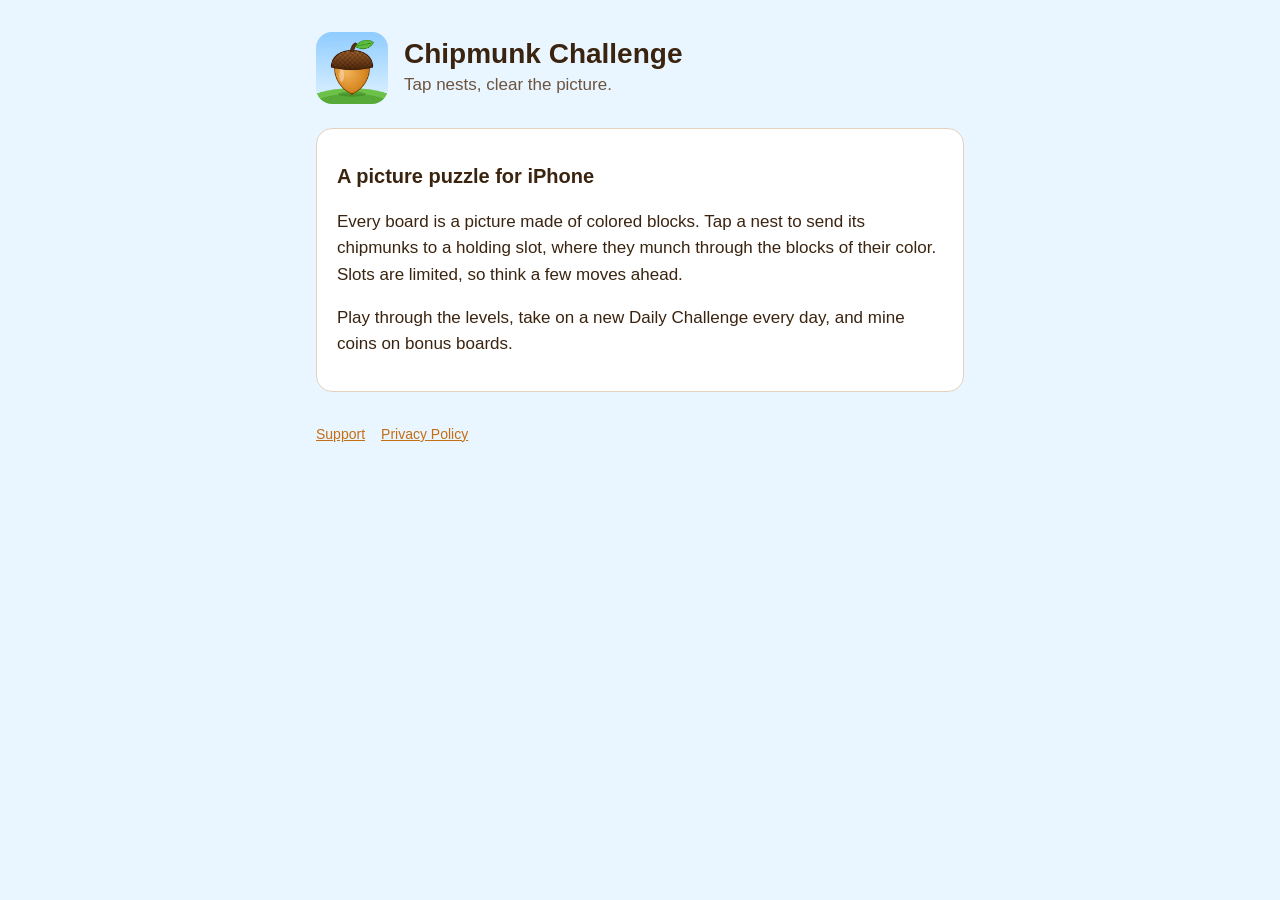
<file: index.html>
<!doctype html>
<html lang="en"><head><meta charset="utf-8"><meta name="viewport" content="width=device-width,initial-scale=1">
<title>Chipmunk Challenge</title><link rel="stylesheet" href="style.css"><link rel="icon" href="icon.png"></head>
<body><main>
<header><img src="icon.png" alt=""><div><h1>Chipmunk Challenge</h1><p>Tap nests, clear the picture.</p></div></header>
<section><h2>A picture puzzle for iPhone</h2>
<p>Every board is a picture made of colored blocks. Tap a nest to send its chipmunks to a holding slot, where they munch through the blocks of their color. Slots are limited, so think a few moves ahead.</p>
<p>Play through the levels, take on a new Daily Challenge every day, and mine coins on bonus boards.</p></section>
<footer><a href="support/">Support</a><a href="privacy/">Privacy Policy</a></footer>
</main></body></html>
</file>
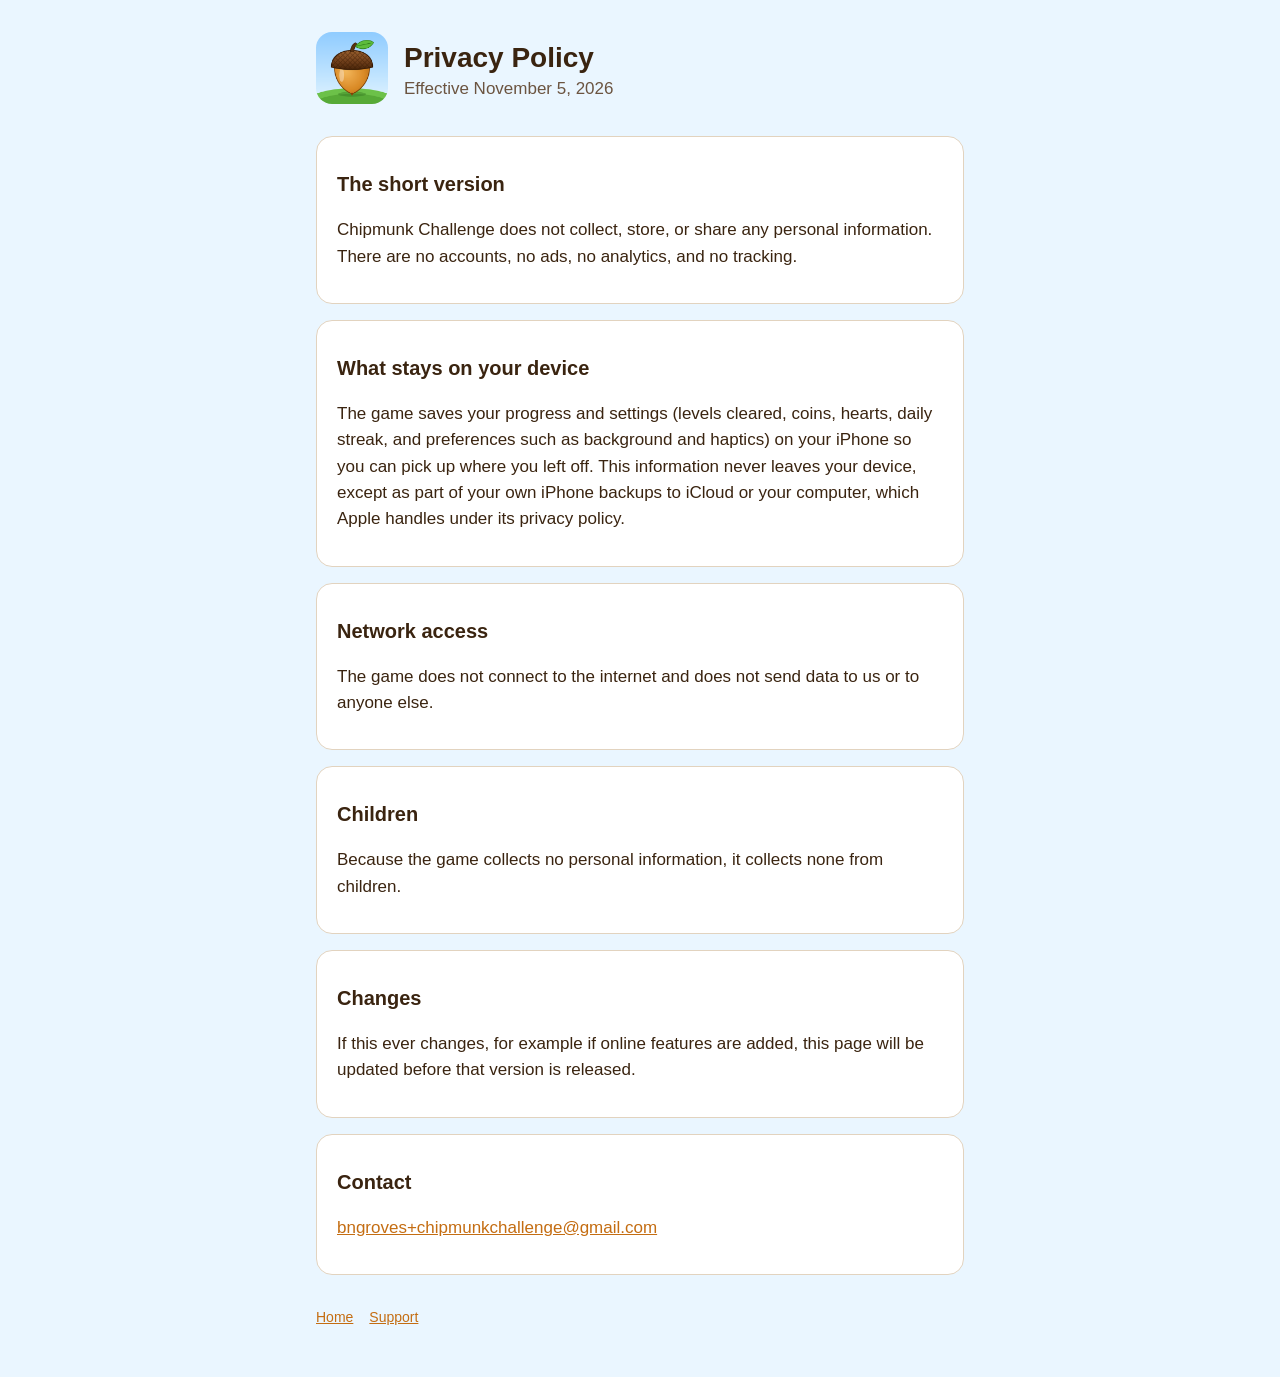
<file: privacy/index.html>
<!doctype html>
<html lang="en"><head><meta charset="utf-8"><meta name="viewport" content="width=device-width,initial-scale=1">
<title>Chipmunk Challenge Privacy</title><link rel="stylesheet" href="../style.css"><link rel="icon" href="../icon.png"></head>
<body><main>
<header><a href="../"><img src="../icon.png" alt="Chipmunk Challenge"></a><div><h1>Privacy Policy</h1><p>Effective November 5, 2026</p></div></header>
<section><h2>The short version</h2>
<p>Chipmunk Challenge does not collect, store, or share any personal information. There are no accounts, no ads, no analytics, and no tracking.</p></section>
<section><h2>What stays on your device</h2>
<p>The game saves your progress and settings (levels cleared, coins, hearts, daily streak, and preferences such as background and haptics) on your iPhone so you can pick up where you left off. This information never leaves your device, except as part of your own iPhone backups to iCloud or your computer, which Apple handles under its privacy policy.</p></section>
<section><h2>Network access</h2>
<p>The game does not connect to the internet and does not send data to us or to anyone else.</p></section>
<section><h2>Children</h2>
<p>Because the game collects no personal information, it collects none from children.</p></section>
<section><h2>Changes</h2>
<p>If this ever changes, for example if online features are added, this page will be updated before that version is released.</p></section>
<section><h2>Contact</h2>
<p><a href="mailto:bngroves+chipmunkchallenge@gmail.com">bngroves+chipmunkchallenge@gmail.com</a></p></section>
<footer><a href="../">Home</a><a href="../support/">Support</a></footer>
</main></body></html>
</file>
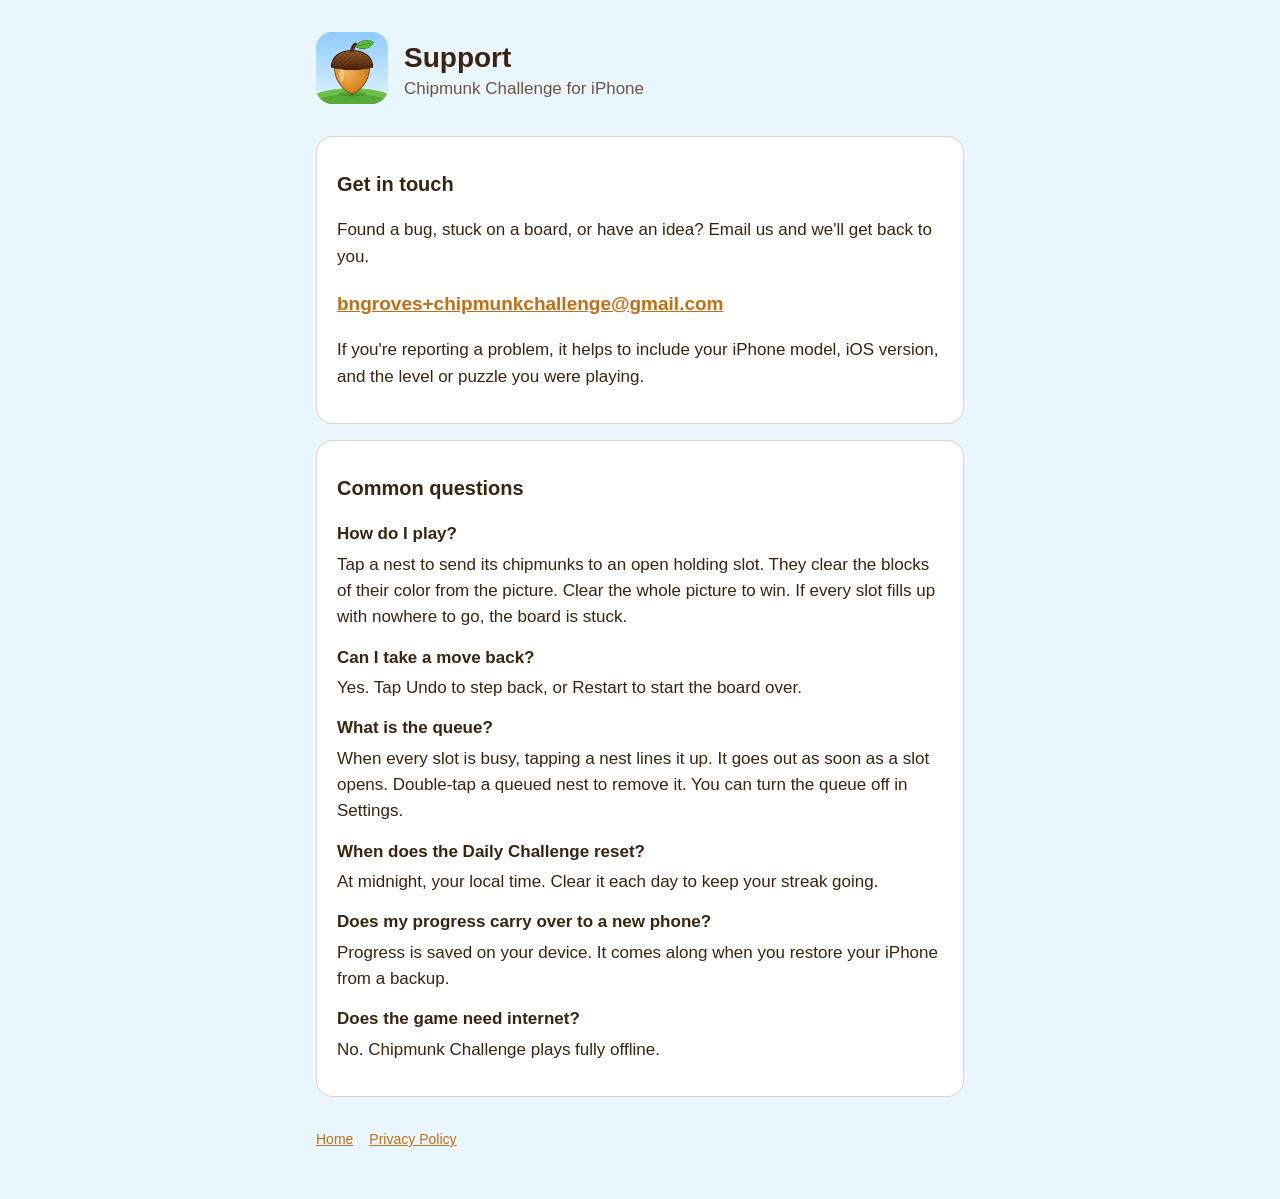
<file: support/index.html>
<!doctype html>
<html lang="en"><head><meta charset="utf-8"><meta name="viewport" content="width=device-width,initial-scale=1">
<title>Chipmunk Challenge Support</title><link rel="stylesheet" href="../style.css"><link rel="icon" href="../icon.png"></head>
<body><main>
<header><a href="../"><img src="../icon.png" alt="Chipmunk Challenge"></a><div><h1>Support</h1><p>Chipmunk Challenge for iPhone</p></div></header>
<section><h2>Get in touch</h2>
<p>Found a bug, stuck on a board, or have an idea? Email us and we'll get back to you.</p>
<p class="contact"><a href="mailto:bngroves+chipmunkchallenge@gmail.com?subject=Chipmunk%20Challenge%20support">bngroves+chipmunkchallenge@gmail.com</a></p>
<p>If you're reporting a problem, it helps to include your iPhone model, iOS version, and the level or puzzle you were playing.</p></section>
<section><h2>Common questions</h2><dl>
<dt>How do I play?</dt><dd>Tap a nest to send its chipmunks to an open holding slot. They clear the blocks of their color from the picture. Clear the whole picture to win. If every slot fills up with nowhere to go, the board is stuck.</dd>
<dt>Can I take a move back?</dt><dd>Yes. Tap Undo to step back, or Restart to start the board over.</dd>
<dt>What is the queue?</dt><dd>When every slot is busy, tapping a nest lines it up. It goes out as soon as a slot opens. Double-tap a queued nest to remove it. You can turn the queue off in Settings.</dd>
<dt>When does the Daily Challenge reset?</dt><dd>At midnight, your local time. Clear it each day to keep your streak going.</dd>
<dt>Does my progress carry over to a new phone?</dt><dd>Progress is saved on your device. It comes along when you restore your iPhone from a backup.</dd>
<dt>Does the game need internet?</dt><dd>No. Chipmunk Challenge plays fully offline.</dd>
</dl></section>
<footer><a href="../">Home</a><a href="../privacy/">Privacy Policy</a></footer>
</main></body></html>
</file>
<file: style.css>
:root{--bg:#eaf6ff;--card:#ffffff;--ink:#3a2410;--muted:#6b5440;--accent:#c46d12;--line:#e2d3bf}
@media (prefers-color-scheme:dark){:root:not([data-theme="light"]){--bg:#121a30;--card:#1c2643;--ink:#f3ead9;--muted:#c2b49c;--accent:#f2b45a;--line:#2e3a5c}}
:root[data-theme="dark"]{--bg:#121a30;--card:#1c2643;--ink:#f3ead9;--muted:#c2b49c;--accent:#f2b45a;--line:#2e3a5c}
*{box-sizing:border-box}
body{margin:0;background:var(--bg);color:var(--ink);font:17px/1.55 -apple-system,BlinkMacSystemFont,"Segoe UI",Roboto,sans-serif}
main{max-width:680px;margin:0 auto;padding:32px 16px 48px}
header{display:flex;align-items:center;gap:16px;margin-bottom:24px}
header img{width:72px;height:72px;border-radius:16px;flex:none}
header a{color:inherit;text-decoration:none}
h1{font-size:28px;line-height:1.15;margin:0}
header p{margin:2px 0 0;color:var(--muted)}
h2{font-size:20px;margin:28px 0 8px}
section{background:var(--card);border:1px solid var(--line);border-radius:16px;padding:4px 20px 16px;margin-bottom:16px}
a{color:var(--accent)}
.contact{font-size:19px;font-weight:600}
dt{font-weight:600;margin-top:14px}
dd{margin:4px 0 0}
footer{color:var(--muted);font-size:14px;margin-top:32px}
footer a{margin-right:16px}
</file>
